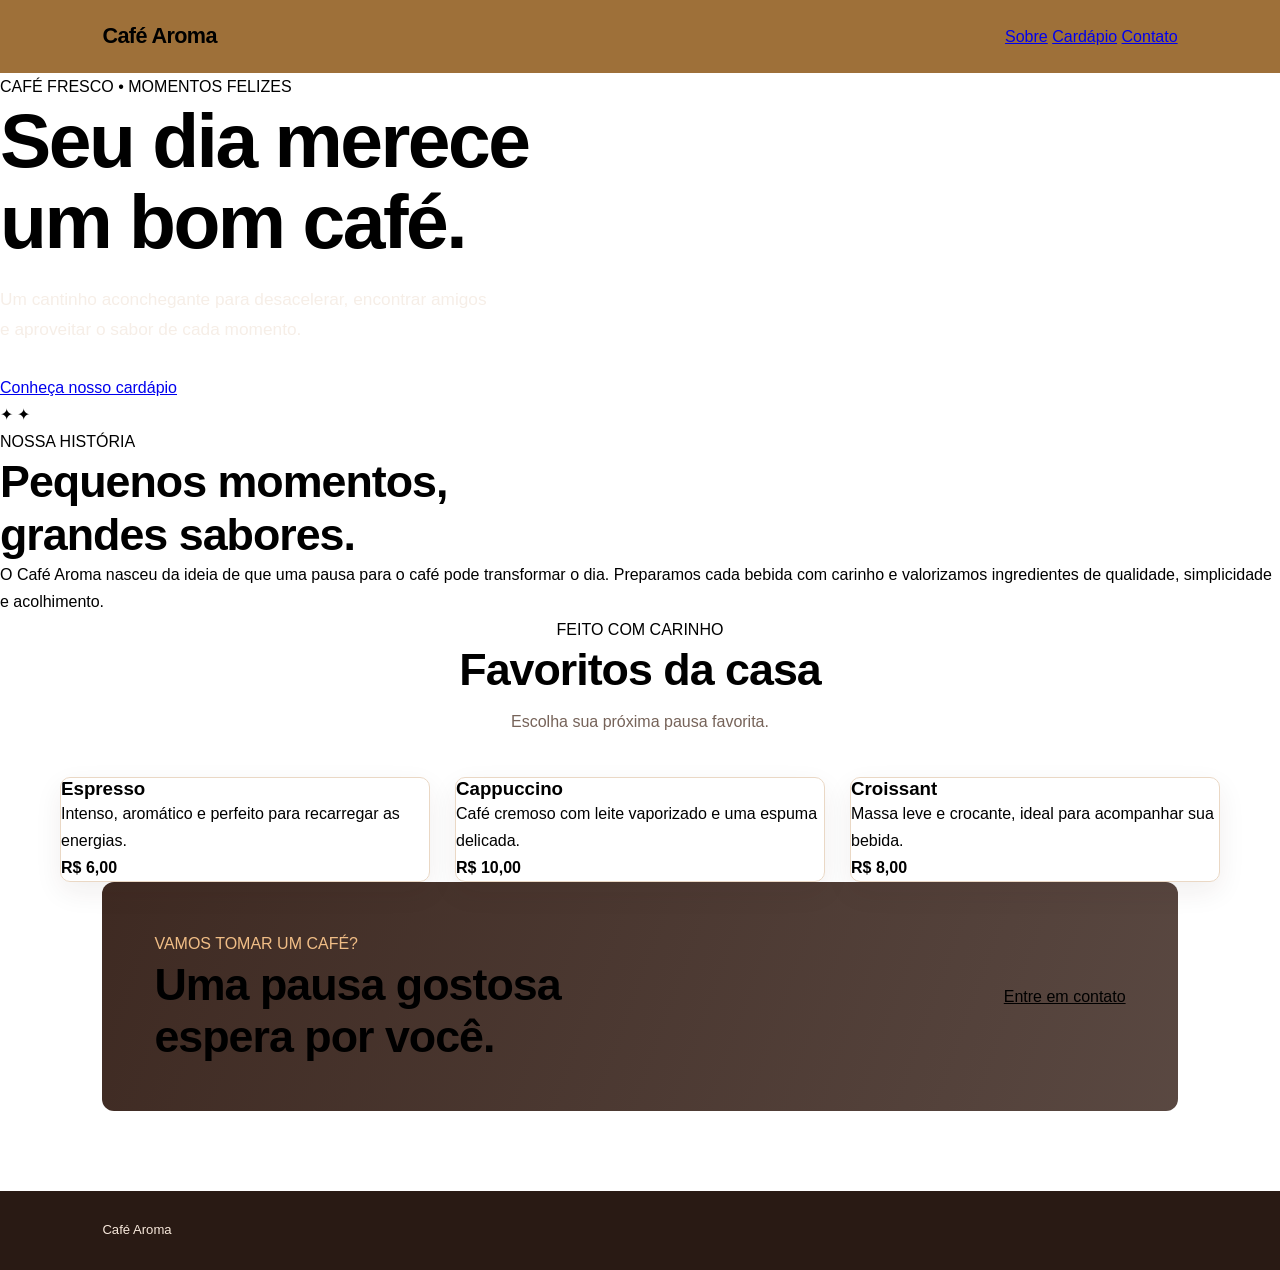
<file: atividade-css-1/index.html>
<!doctype html>
<html lang="pt-BR">
  <head>
    <meta charset="UTF-8" />
    <meta name="viewport" content="width=device-width, initial-scale=1.0" />
    <title>Café Aroma | Um momento especial</title>
    <link rel="stylesheet" href="style.css" />
  </head>
  <body>
    <header class="topo">
      <a class="logo" href="#inicio"> Café <span>Aroma</span></a>
      <nav aria-label="Menu principal">
        <a href="#sobre">Sobre</a>
        <a href="#cardapio">Cardápio</a>
        <a href="#contato">Contato</a>
      </nav>
    </header>

    <main>
      <section class="hero" id="inicio">
        <div class="hero-texto">
          <p class="etiqueta">CAFÉ FRESCO • MOMENTOS FELIZES</p>
          <h1>Seu dia merece<br /><span>um bom café.</span></h1>
          <p class="descricao">
            Um cantinho aconchegante para desacelerar, encontrar amigos e
            aproveitar o sabor de cada momento.
          </p>
          <a class="botao" href="#cardapio">Conheça nosso cardápio</a>
        </div>
        <div
          class="hero-imagem"
          role="img"
          aria-label="Ilustração de uma xícara de café"
        >
          <div class="vapor vapor-1"></div>
          <div class="vapor vapor-2"></div>
          <div class="xícara"></div>
          <div class="prato"></div>
          <span class="grao grao-1">✦</span>
          <span class="grao grao-2">✦</span>
        </div>
      </section>

      <section class="sobre secao" id="sobre">
        <div>
          <p class="etiqueta">NOSSA HISTÓRIA</p>
          <h2>Pequenos momentos,<br />grandes sabores.</h2>
        </div>
        <p>
          O Café Aroma nasceu da ideia de que uma pausa para o café pode
          transformar o dia. Preparamos cada bebida com carinho e valorizamos
          ingredientes de qualidade, simplicidade e acolhimento.
        </p>
      </section>

      <section class="cardapio secao" id="cardapio">
        <div class="titulo-secao">
          <p class="etiqueta">FEITO COM CARINHO</p>
          <h2>Favoritos da casa</h2>
          <p>Escolha sua próxima pausa favorita.</p>
        </div>
        <div class="cards">
          <article class="card">
            <div class="icone-card"></div>
            <h3>Espresso</h3>
            <p>Intenso, aromático e perfeito para recarregar as energias.</p>
            <strong>R$ 6,00</strong>
          </article>
          <article class="card destaque">
            <div class="icone-card"></div>
            <h3>Cappuccino</h3>
            <p>Café cremoso com leite vaporizado e uma espuma delicada.</p>
            <strong>R$ 10,00</strong>
          </article>
          <article class="card">
            <div class="icone-card"></div>
            <h3>Croissant</h3>
            <p>Massa leve e crocante, ideal para acompanhar sua bebida.</p>
            <strong>R$ 8,00</strong>
          </article>
        </div>
      </section>

      <section class="convite" id="contato">
        <div>
          <p class="etiqueta">VAMOS TOMAR UM CAFÉ?</p>
          <h2>Uma pausa gostosa<br />espera por você.</h2>
        </div>
        <a class="botao botao-claro" href="mailto:contato@cafearoma.com"
          >Entre em contato</a
        >
      </section>
    </main>

    <footer>
      <p>Café Aroma</p>
    </footer>
  </body>
</html>
</file>
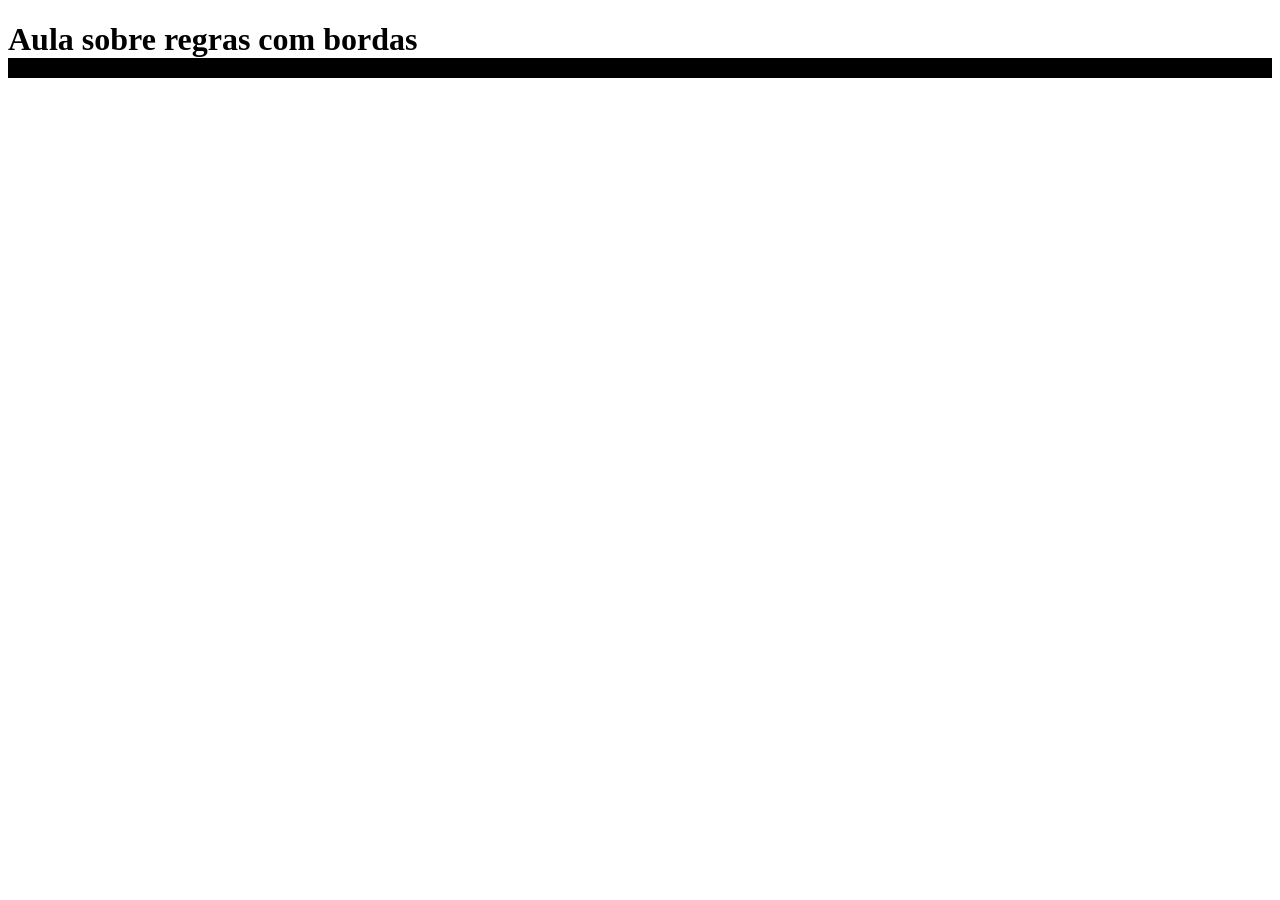
<file: bordas/index.html>
<!doctype html>
<html lang="pt-br">
  <head>
    <meta charset="UTF-8" />
    <meta name="viewport" content="width=device-width, initial-scale=1.0" />
    <title>Bordas</title>
    <style>
      h1 {
        /* border: 5px solid red; */
        /* border-top: 5px solid red;
        border-bottom: 15px solid blue;
        border-right: 30px solid green;
        border-left: 30px solid yellow; */
        /* border-width: 20px 20px 20px 20px;
        border-style: solid groove outset double;
        border-color: black red yellow green; */

        border-bottom-width: 20px;
        border-bottom-style: solid;
        border-bottom-color: black;
      }
    </style>
  </head>
  <body>
    <h1>Aula sobre regras com bordas</h1>
  </body>
</html>
</file>
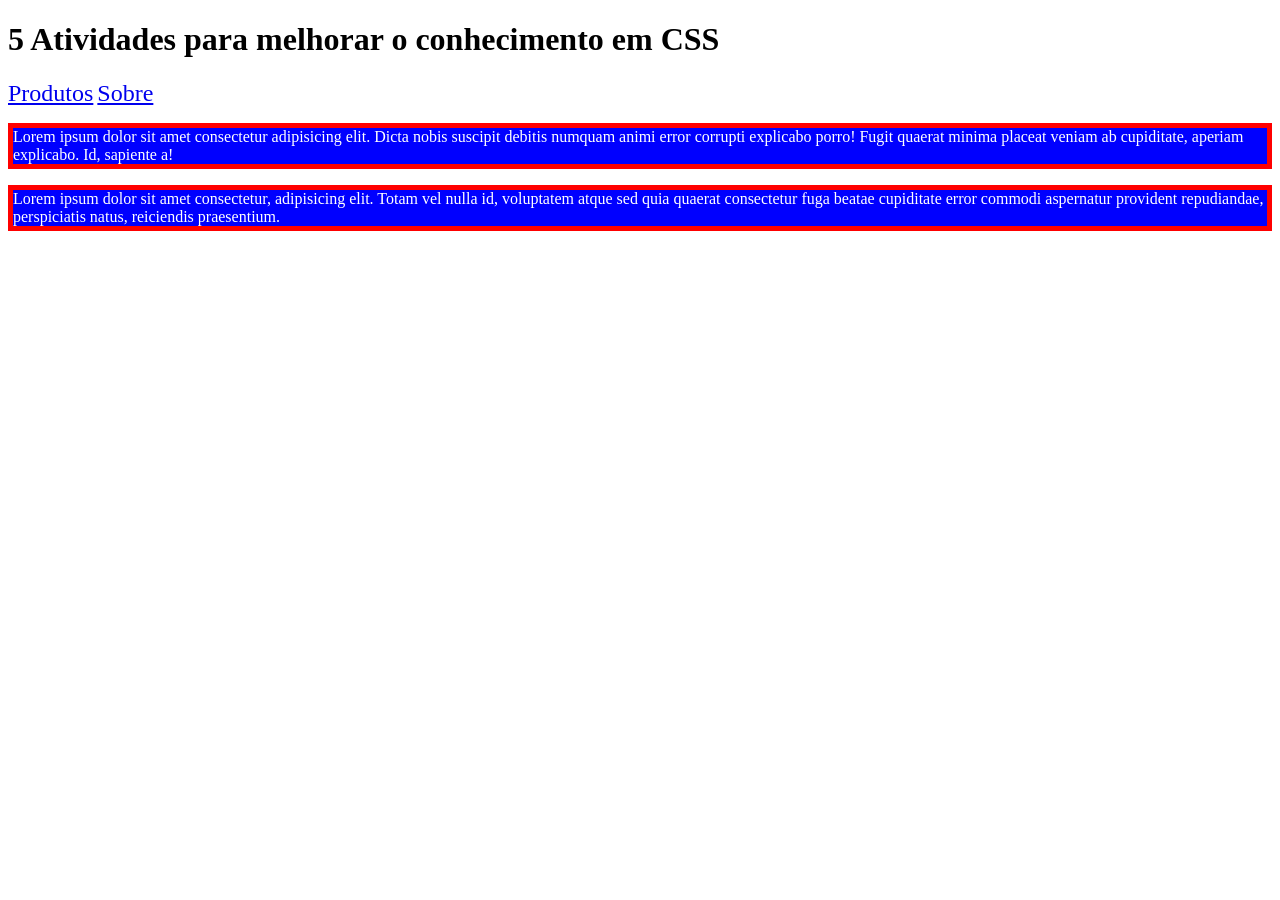
<file: conceitos/index.html>
<!doctype html>
<html lang="pt-br">
  <head>
    <meta charset="UTF-8" />
    <meta name="viewport" content="width=device-width, initial-scale=1.0" />
    <title>Conceitos</title>
    <link rel="stylesheet" href="./css/style.css" />

    <!-- CSS esternal (CSS externo) CSS internal ( CSS interno) CSS inline (CSS em
    linha)
    -->

    <style>
      p {
        border: 5px solid red;
        background-color: blue;
        color: white;
      } -->
    </style>
  </head>
  <body>
    <h1>5 Atividades para melhorar o conhecimento em CSS</h1>
    <a href="./produtos.html">Produtos</a>
    <a href="./sobre.html">Sobre</a>

    <p>
      Lorem ipsum dolor sit amet consectetur adipisicing elit. Dicta nobis
      suscipit debitis numquam animi error corrupti explicabo porro! Fugit
      quaerat minima placeat veniam ab cupiditate, aperiam explicabo. Id,
      sapiente a!
    </p>
    <p>
      Lorem ipsum dolor sit amet consectetur, adipisicing elit. Totam vel nulla
      id, voluptatem atque sed quia quaerat consectetur fuga beatae cupiditate
      error commodi aspernatur provident repudiandae, perspiciatis natus,
      reiciendis praesentium.
    </p>
  </body>
</html>
</file>
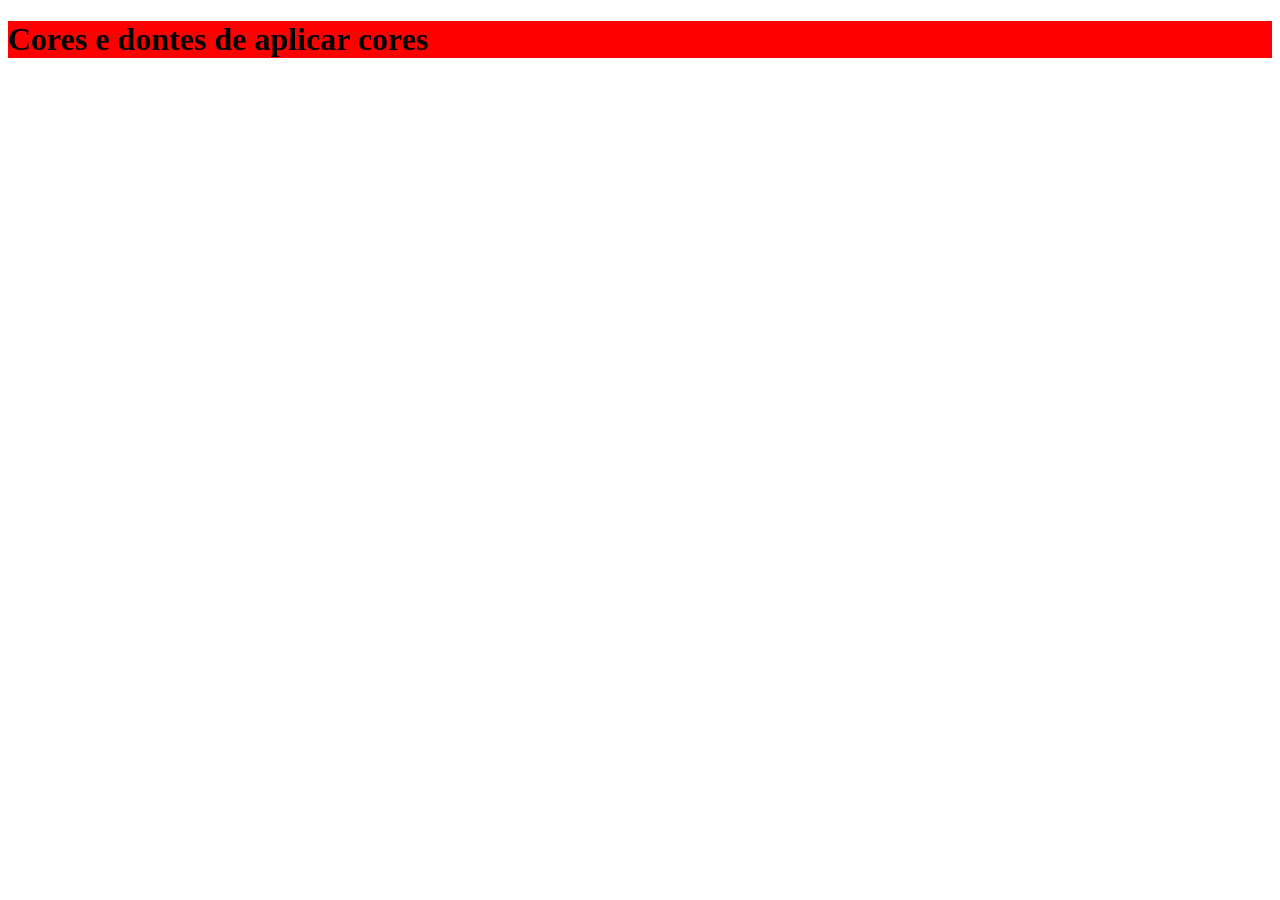
<file: cores/index.html>
<!doctype html>
<html lang="pt-br">
  <head>
    <meta charset="UTF-8" />
    <meta name="viewport" content="width=device-width, initial-scale=1.0" />
    <title>Cores</title>

    <style>
      h1 {
        background-color: rgb(255, 0, 0);
      }
    </style>
  </head>
  <body>
    <h1>Cores e dontes de aplicar cores</h1>
  </body>
</html>
</file>
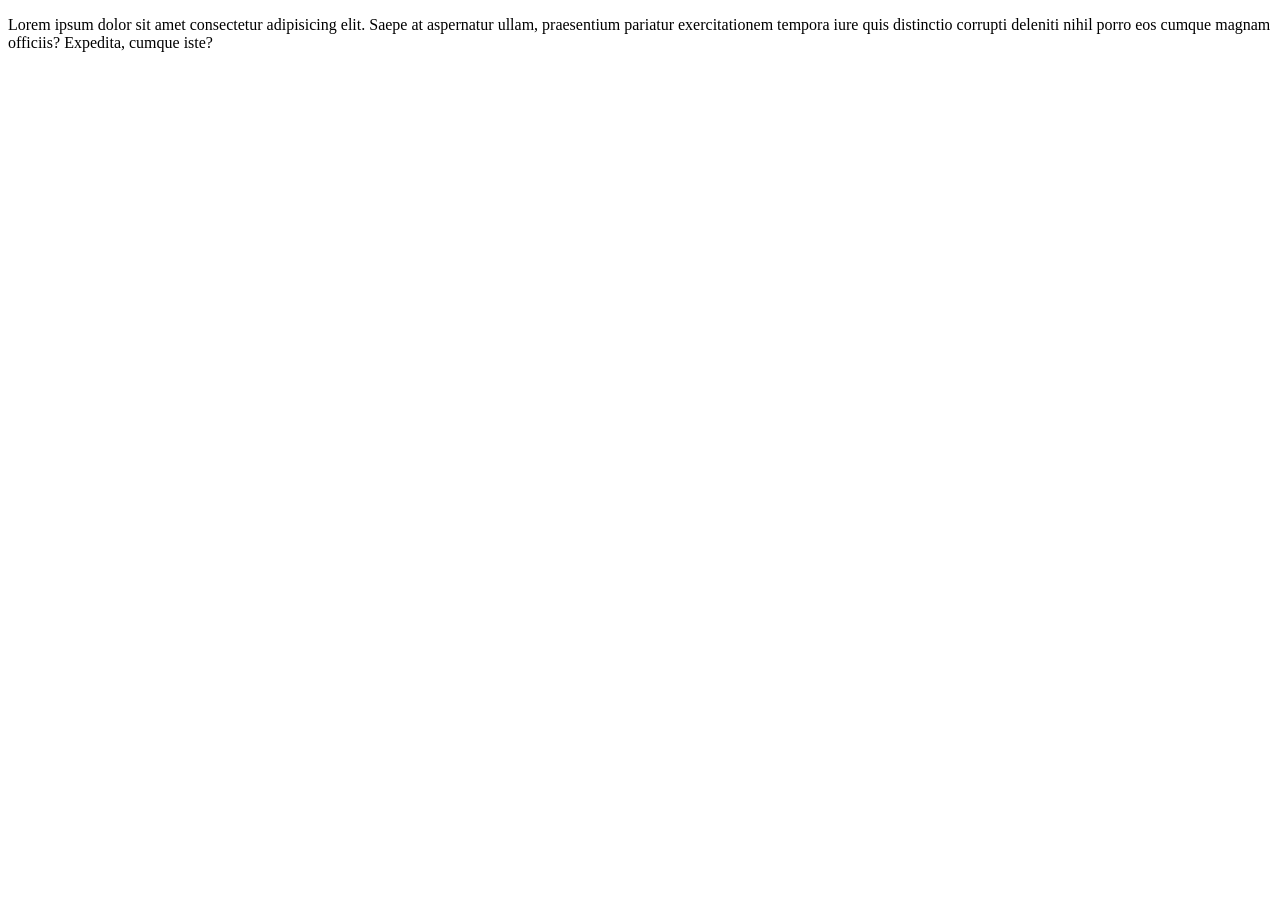
<file: estilizacao-fontes/index.html>
<!doctype html>
<html lang="pt-BR">
  <head>
    <meta charset="UTF-8" />
    <meta name="viewport" content="width=device-width, initial-scale=1.0" />
    <title>Formatações em fontes</title>

    <style>
      /* @font-face {
        font-family: "Black-ops-one";
        src: url(fontes/BlackOpsOne-Regular.ttf);
      }
      p {
        font-family: "Black-ops-one"; */
      /* } */
      /* @import url('https://fonts.googleapis.com/css2?family=Black+Ops+One&display=swap'); */

      /* html{
        font-family: "Black Ops One";system-ui;

      } */
      p {
        /* font-size: 50px; */
        /* font-weight: normal;
        font-style: normal; */
        /* text-transform: uppercase; */
        /* text-decoration: none; */
        /* line-height: 20px; */
        /* letter-spacing: 10px; */
        /* word-spacing: 50px; */
        /* text-indent: 50px; */
        /* text-align: justify; */
      }
    </style>
  </head>
  <body>
    <p>
      Lorem ipsum dolor sit amet consectetur adipisicing elit. Saepe at
      aspernatur ullam, praesentium pariatur exercitationem tempora iure quis
      distinctio corrupti deleniti nihil porro eos cumque magnam officiis?
      Expedita, cumque iste?
    </p>
  </body>
</html>
</file>
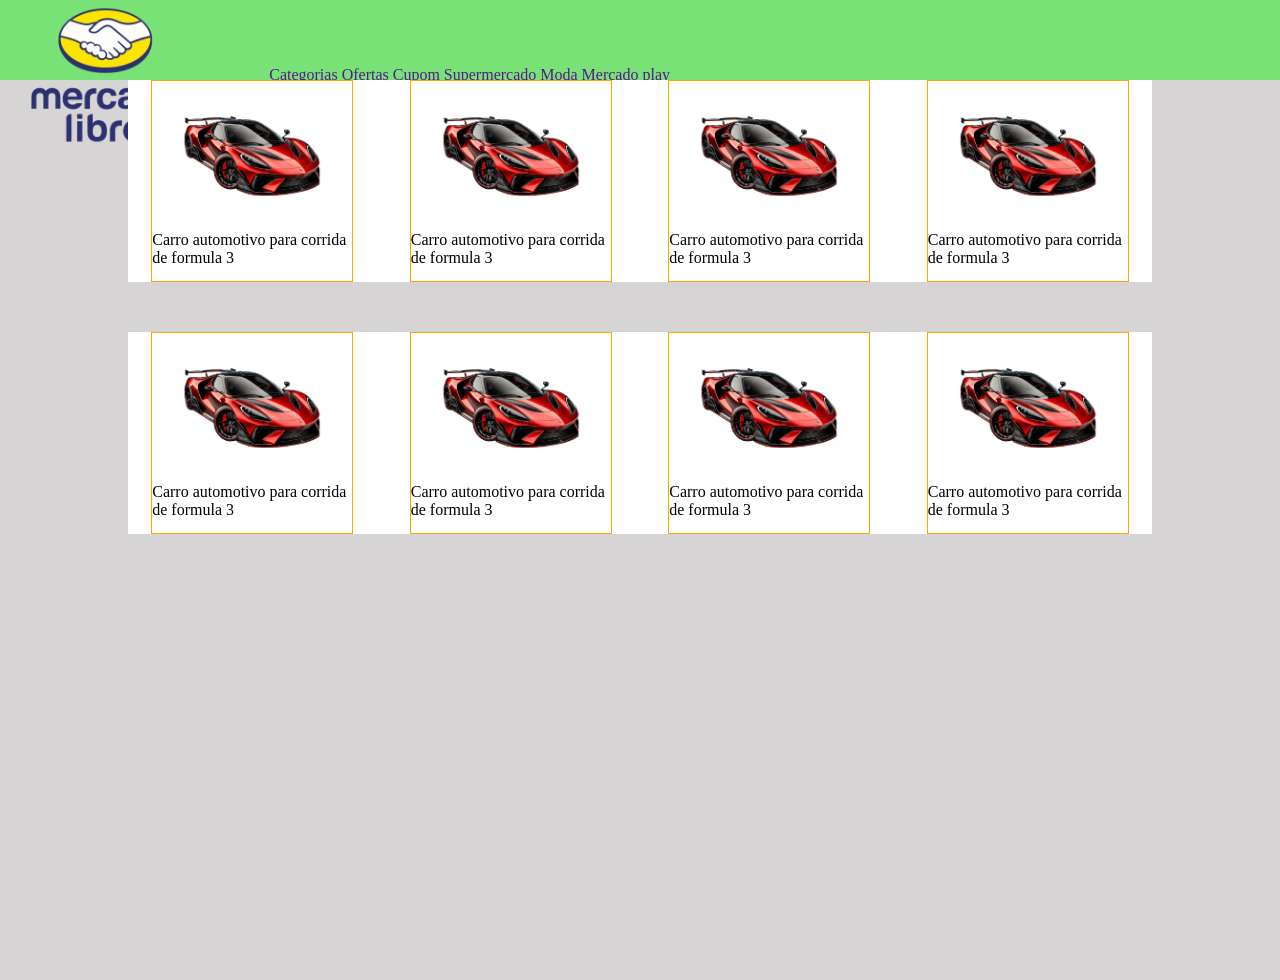
<file: flex-box/index.html>
<!doctype html>
<html lang="pt-BR">
  <head>
    <meta charset="UTF-8" />
    <meta name="viewport" content="width=device-width, initial-scale=1.0" />
    <title>Flex box</title>
    <style>
      * {
        margin: 0;
        padding: 0;
        box-shadow: none;
      }

      body {
        height: 100vh;
        background-color: rgb(214, 212, 212);
      }
      .container {
        display: flex;
        flex-direction: row;
        justify-content: space-around;
        background-color: white;
        gap: 10px;
        width: 80%;
      }
      .cards {
        border: 1px solid orange;
        height: 200px;
        width: 200px;
        display: flex;
        flex-direction: column;
        align-items: center;
      }

      .main {
        display: flex;
        gap: 50px;
        align-items: center;
        height: 100vh;
        flex-direction: column;
      }
      .img-card {
        width: 150px;
      }
      header {
        height: 80px;
        background-color: rgb(121, 226, 119);
      }

      .logo-cabeçalho {
        width: 150px;
      }

      .logo-navegacao {
        width: 50%;
        display: flex;
        flex-direction: row;
        justify-content: space-between;
        align-items: center;
        padding-left: 30px;
      }
    </style>
  </head>
  <body>
    <header>
      <div class="logo-navegacao">
        <img
          src="../img/logo-mercado-livre.png"
          alt=""
          class="logo-cabeçalho"
        />
        <div>
          <a href=""> Categorias</a>
          <a href=""> Ofertas</a>
          <a href=""> Cupom</a>
          <a href=""> Supermercado</a>
          <a href=""> Moda</a>
          <a href=""> Mercado play</a>
        </div>
      </div>
    </header>

    <div class="main">
      <div class="container">
        <div class="cards">
          <img src="../img/carro.png" alt="" class="img-card" />
          <p>Carro automotivo para corrida de formula 3</p>
        </div>
        <div class="cards">
          <img src="../img/carro.png" alt="" class="img-card" />
          <p>Carro automotivo para corrida de formula 3</p>
        </div>
        <div class="cards">
          <img src="../img/carro.png" alt="" class="img-card" />
          <p>Carro automotivo para corrida de formula 3</p>
        </div>
        <div class="cards">
          <img src="../img/carro.png" alt="" class="img-card" />
          <p>Carro automotivo para corrida de formula 3</p>
        </div>
      </div>
      <div class="container">
        <div class="cards">
          <img src="../img/carro.png" alt="" class="img-card" />
          <p>Carro automotivo para corrida de formula 3</p>
        </div>
        <div class="cards">
          <img src="../img/carro.png" alt="" class="img-card" />
          <p>Carro automotivo para corrida de formula 3</p>
        </div>
        <div class="cards">
          <img src="../img/carro.png" alt="" class="img-card" />
          <p>Carro automotivo para corrida de formula 3</p>
        </div>
        <div class="cards">
          <img src="../img/carro.png" alt="" class="img-card" />
          <p>Carro automotivo para corrida de formula 3</p>
        </div>
      </div>
    </div>
  </body>
</html>
</file>
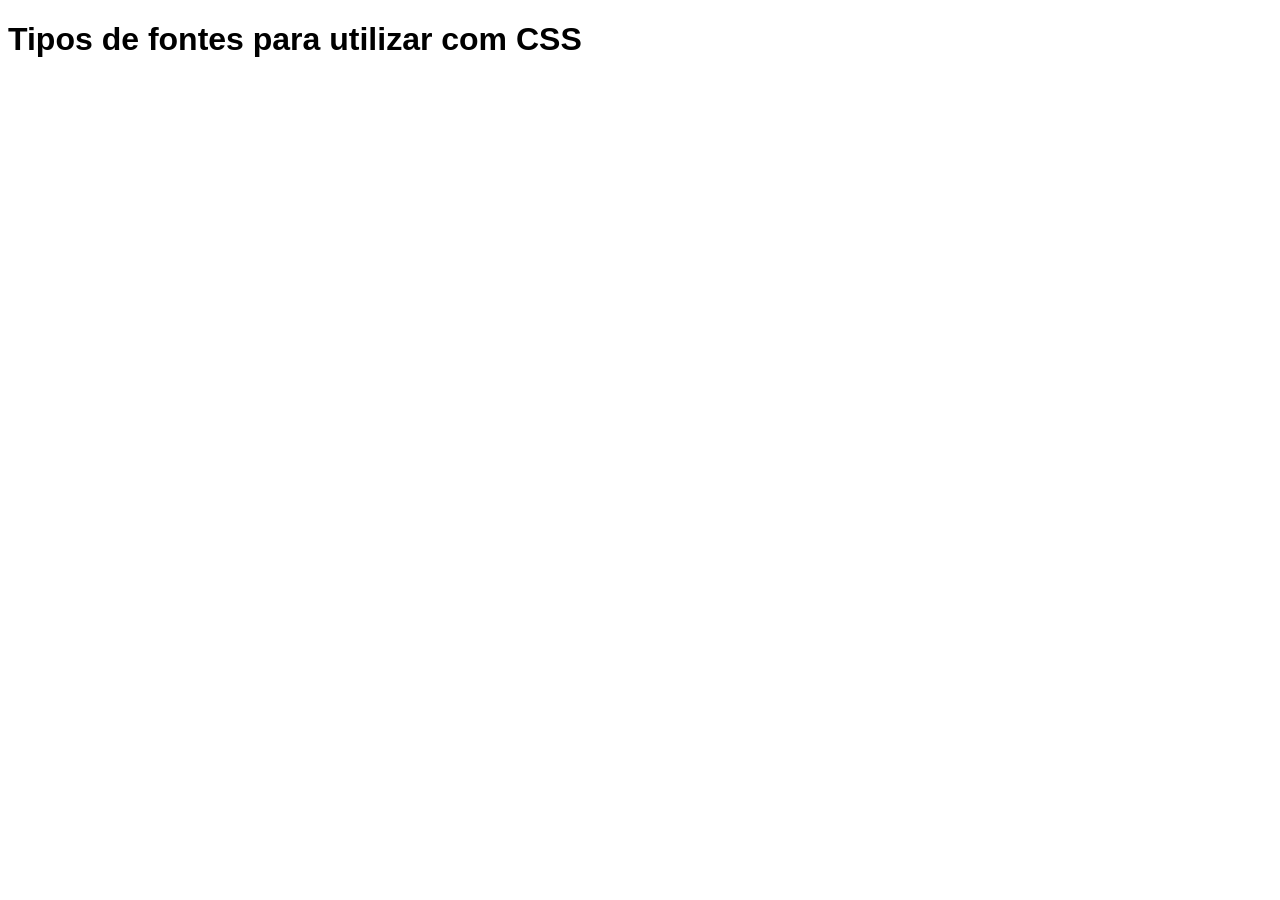
<file: fontes/index.html>
<!doctype html>
<html lang="pt-br">
  <head>
    <meta charset="UTF-8" />
    <meta name="viewport" content="width=device-width, initial-scale=1.0" />
    <title>Fontes</title>

    <style>
      h1 {
        font-family: Roboto, helvetica, sans-serif;
      }
    </style>
  </head>
  <body>
    <h1>Tipos de fontes para utilizar com CSS</h1>
  </body>
</html>
</file>
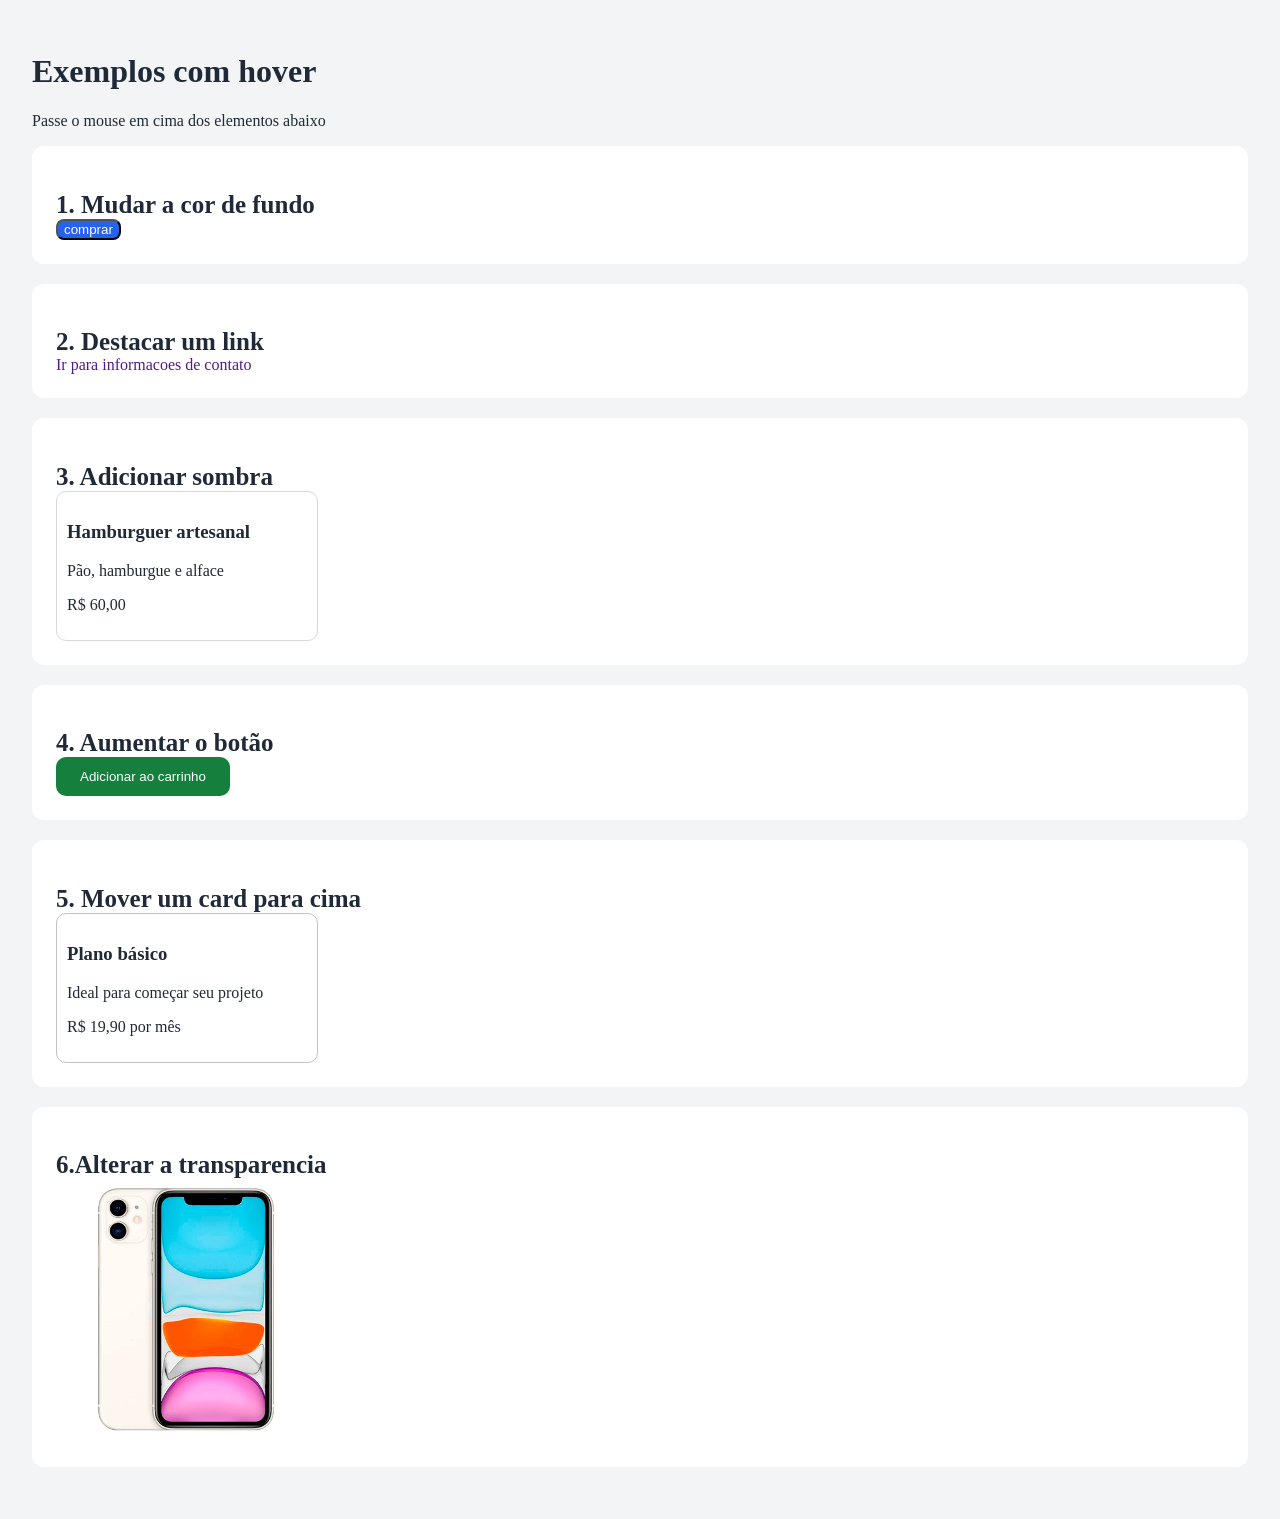
<file: hover/index.html>
<!doctype html>
<html lang="pt-BR">
  <head>
    <meta charset="UTF-8" />
    <meta name="viewport" content="width=device-width, initial-scale=1.0" />
    <title>Exemplo com hover</title>
    <style>
      body {
        margin: 0;
        padding: 32px;
        background-color: #f3f4f6;
        color: #1f2937;
      }
      section {
        background-color: white;
        padding: 24px;
        margin-bottom: 20px;
        border-radius: 12px;
      }
      h2 {
        margin-bottom: 0px;
        font-size: 25px;
      }
      button {
        cursor: pointer;
      }
      .botao-cor {
        background-color: #2563eb;
        padding: 12px, 20px;
        border-radius: 8px;
        border: nome;
        color: white;
        transition: background-color 0.3s;
      }
      .botao-cor:hover {
        background-color: #1e40af;
      }
      .link {
        text-decoration: none;
        transition: color 03s;
      }
      .link:hover {
        text-decoration: underline;
        color: blue;
      }
      .card-hamburguer {
        width: 240px;
        padding: 10px;
        border: 1px solid #d8d8d8;
        border-radius: 10px;
        cursor: pointer;
        transition: box-shadow 0.3s;
      }
      .card-hamburguer:hover {
        box-shadow: 0px 20px 50px rgb(161, 161, 161);
      }
      .botao-zoom {
        background-color: #15803d;
        padding: 12px 24px;
        border: none;
        color: white;
        border-radius: 10px;
        transition: transform 0.3s ease-in-out;
      }
      .botao-zoom:hover {
        transform: scale(1.3);
      }
      .card-movimento {
        border: 1px solid #c4c3c3;
        width: 240px;
        padding: 10px;
        border-radius: 10px;
        transition: transform 0.3s ease-in;
      }

      .card-movimento:hover {
        transform: translatey(-9px);
      }
      .imagem {
        width: 260px;
        transition: opacity 0.3s ease-in;
      }
      .imagem:hover {
        opacity: 0.3;
      }
    </style>
  </head>
  <body>
    <h1>Exemplos com hover</h1>
    <p>Passe o mouse em cima dos elementos abaixo</p>

    <section>
      <h2>1. Mudar a cor de fundo</h2>
      <button class="botao-cor">comprar</button>
    </section>
    <section>
      <h2>2. Destacar um link</h2>
      <a href="" class="link">Ir para informacoes de contato</a>
    </section>
    <section>
      <h2>3. Adicionar sombra</h2>
      <div class="card-hamburguer">
        <h3>Hamburguer artesanal</h3>
        <p>Pão, hamburgue e alface</p>
        <p>R$ 60,00</p>
      </div>
    </section>
    <section>
      <h2>4. Aumentar o botão</h2>
      <button class="botao-zoom">Adicionar ao carrinho</button>
    </section>
    <section>
      <h2>5. Mover um card para cima</h2>
      <div class="card-movimento">
        <h3>Plano básico</h3>
        <p>Ideal para começar seu projeto</p>
        <p>R$ 19,90 por mês</p>
      </div>
    </section>
    <section>
      <h2>6.Alterar a transparencia</h2>
      <img src="../img/celular1.png" alt="" class="imagem" />
    </section>
  </body>
</html>
</file>
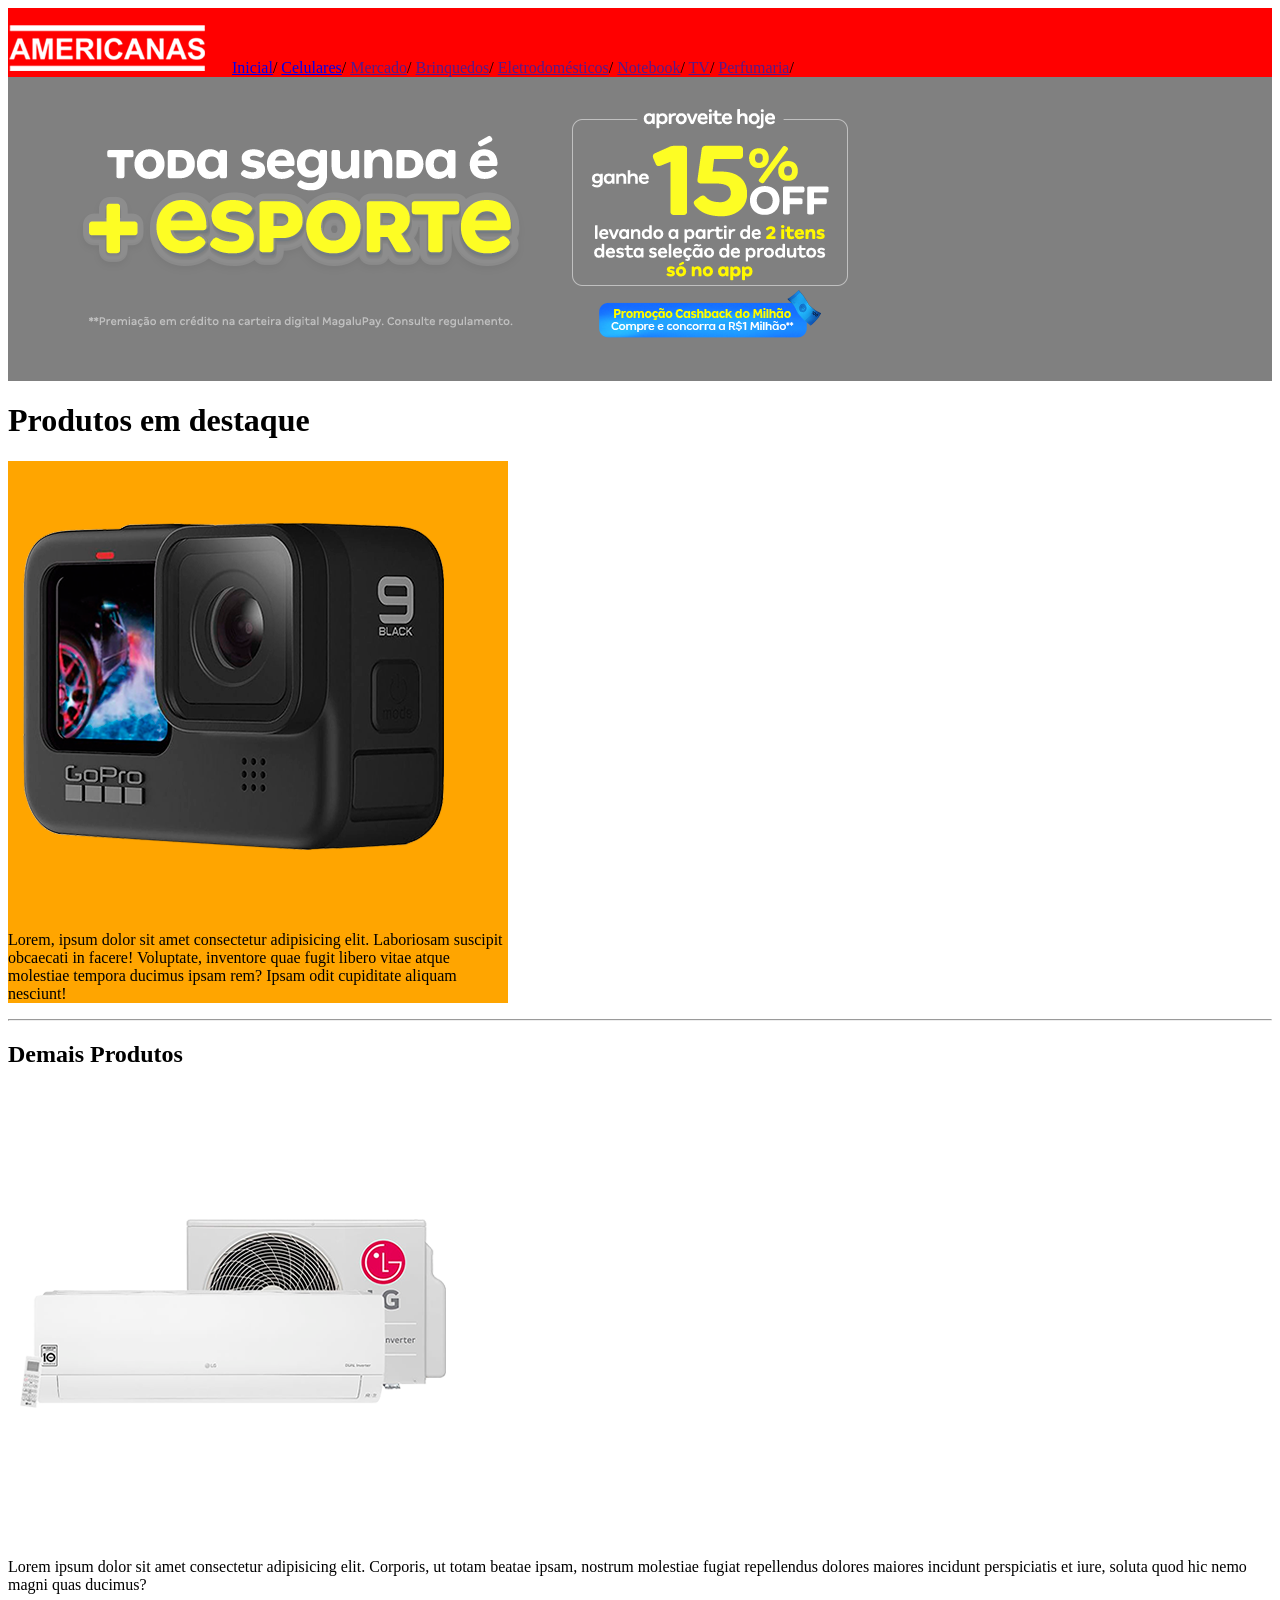
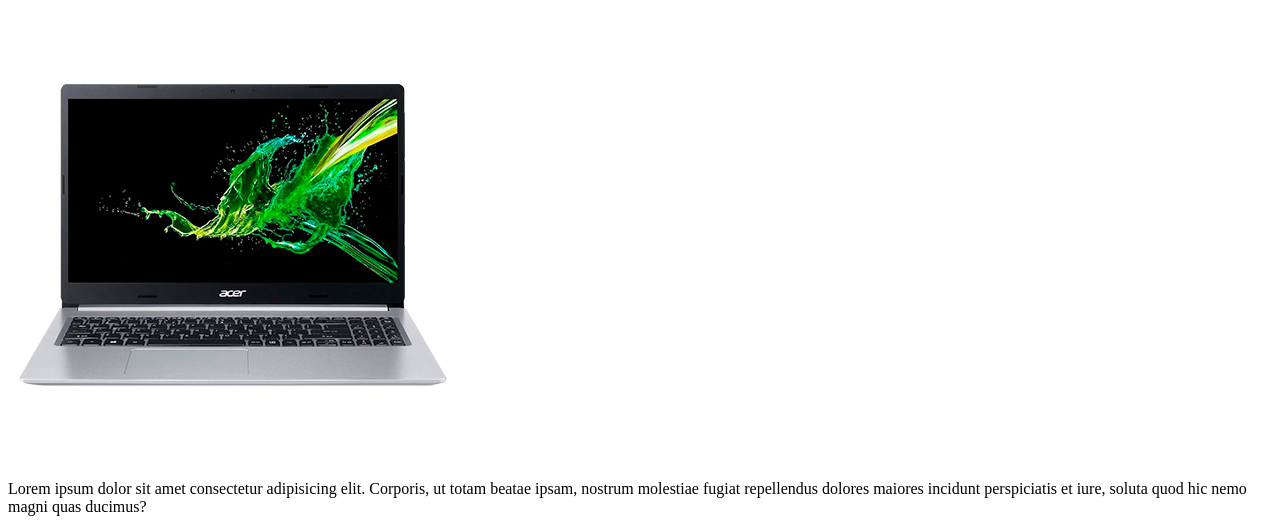
<file: ids-classes/index.html>
<!doctype html>
<html lang="pt-br">
  <head>
    <meta charset="UTF-8" />
    <meta name="viewport" content="width=device-width, initial-scale=1.0" />
    <title>IDs e classes</title>
    <link rel="stylesheet" href="./style.css" />
  </head>
  <body>
    <header id="cabecalho">
      <img src="../img/logo-americanas.png" alt="logo-americanas" />

      <a href="./index.html">Inicial</a>/
      <a href="./pagina-celulares.html">Celulares</a>/ <a href="">Mercado</a>/
      <a href="">Brinquedos</a>/ <a href="">Eletrodomésticos</a>/
      <a href="">Notebook</a>/ <a href="">TV</a>/ <a href="">Perfumaria</a>/
    </header>

    <div style="background-color: gray">
      <img src="../img/banner.png" alt="Imagem banner" />
    </div>

    <main>
      <h1>Produtos em destaque</h1>

      <div style="background-color: orange; width: 500px">
        <img src="../img/p1.png" alt="Produto-1" />
        <p>
          Lorem, ipsum dolor sit amet consectetur adipisicing elit. Laboriosam
          suscipit obcaecati in facere! Voluptate, inventore quae fugit libero
          vitae atque molestiae tempora ducimus ipsam rem? Ipsam odit cupiditate
          aliquam nesciunt!
        </p>
      </div>

      <hr />

      <h2>Demais Produtos</h2>

      <div>
        <img src="../img/p2.png" alt="Produto-2" />
        <p>
          Lorem ipsum dolor sit amet consectetur adipisicing elit. Corporis, ut
          totam beatae ipsam, nostrum molestiae fugiat repellendus dolores
          maiores incidunt perspiciatis et iure, soluta quod hic nemo magni quas
          ducimus?
        </p>
      </div>

      <div>
        <img src="../img/p3.png" alt="Produto-3" />
        <p>
          Lorem ipsum dolor sit amet consectetur adipisicing elit. Corporis, ut
          totam beatae ipsam, nostrum molestiae fugiat repellendus dolores
          maiores incidunt perspiciatis et iure, soluta quod hic nemo magni quas
          ducimus?
        </p>
      </div>
    </main>
  </body>
</html>
</file>
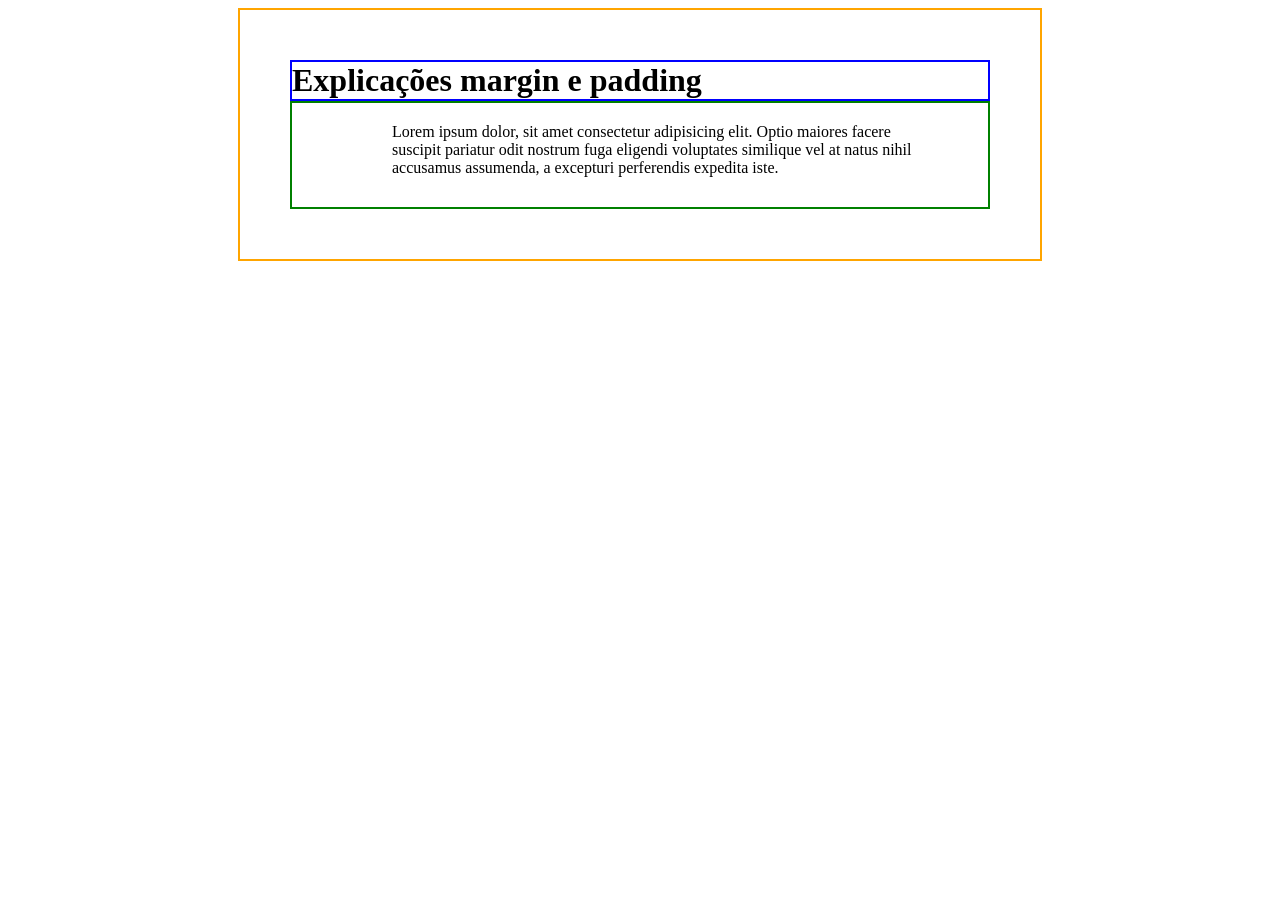
<file: margin-padding/index.html>
<!doctype html>
<html lang="pt-br">
  <head>
    <meta charset="UTF-8" />
    <meta name="viewport" content="width=device-width, initial-scale=1.0" />
    <title>Margin e padding</title>
    <style>
      div {
        border: 2px solid orange;
        width: 700px;
        padding: 50px;
        margin: 0 auto;
      }
      h1 {
        border: 2px solid blue;
        /* margin: 20px 50px 5px 1px; */
        /* margin-top: 50px; */
        /* margin-right: 30px; */
        /* margin-bottom: 100px; */
        /* margin-left: 30px; */
        margin: 0px;
      }
      p {
        border: 2px solid green;
        margin: 0px;
        padding: 20px 50px 30px 100px;
        /* padding-left: 30px; */
        /* padding-top: 30px; */
        /* padding-right: 30px; */
        /* padding-bottom: 30px; */

        /* margin - espaçamento externo
            padding - espaçamento interno */
      }
    </style>
  </head>
  <body>
    <div>
      <h1>Explicações margin e padding</h1>
      <p>
        Lorem ipsum dolor, sit amet consectetur adipisicing elit. Optio maiores
        facere suscipit pariatur odit nostrum fuga eligendi voluptates similique
        vel at natus nihil accusamus assumenda, a excepturi perferendis expedita
        iste.
      </p>
    </div>
  </body>
</html>
</file>
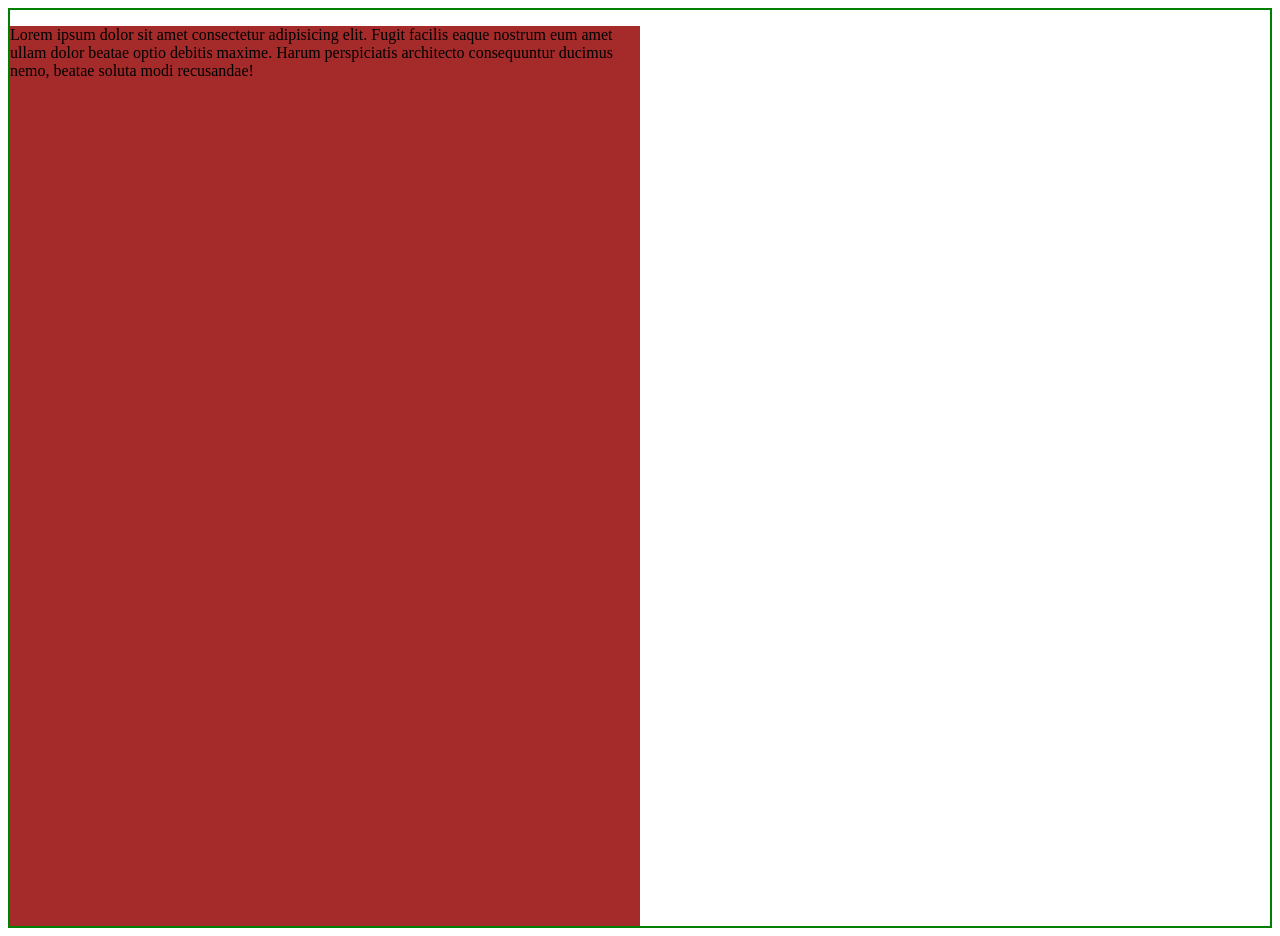
<file: unidade-medida/index.html>
<!doctype html>
<html lang="pt-BR">
  <head>
    <meta charset="UTF-8" />
    <meta name="viewport" content="width=device-width, initial-scale=1.0" />
    <title>Unidade de medida</title>
    <style>
      /* p {
            /* font-size: 1em; */
      /* font-size: ; */
      /* } */

      /* div { */
      /* font-size: 20px; */
      /* } */
      /* body { */
      /* font-size: 50px; */
      /* } */

      */ {
        margin: 0;
        padding: 0;
      }
      body {
        border: 2px solid green;
      }

      div {
        width: 50%;
        height: 100vh;
        background-color: brown;
      }
    </style>
  </head>
  <body>
    <div>
      <p>
        Lorem ipsum dolor sit amet consectetur adipisicing elit. Fugit facilis
        eaque nostrum eum amet ullam dolor beatae optio debitis maxime. Harum
        perspiciatis architecto consequuntur ducimus nemo, beatae soluta modi
        recusandae!
      </p>
    </div>
  </body>
</html>
</file>
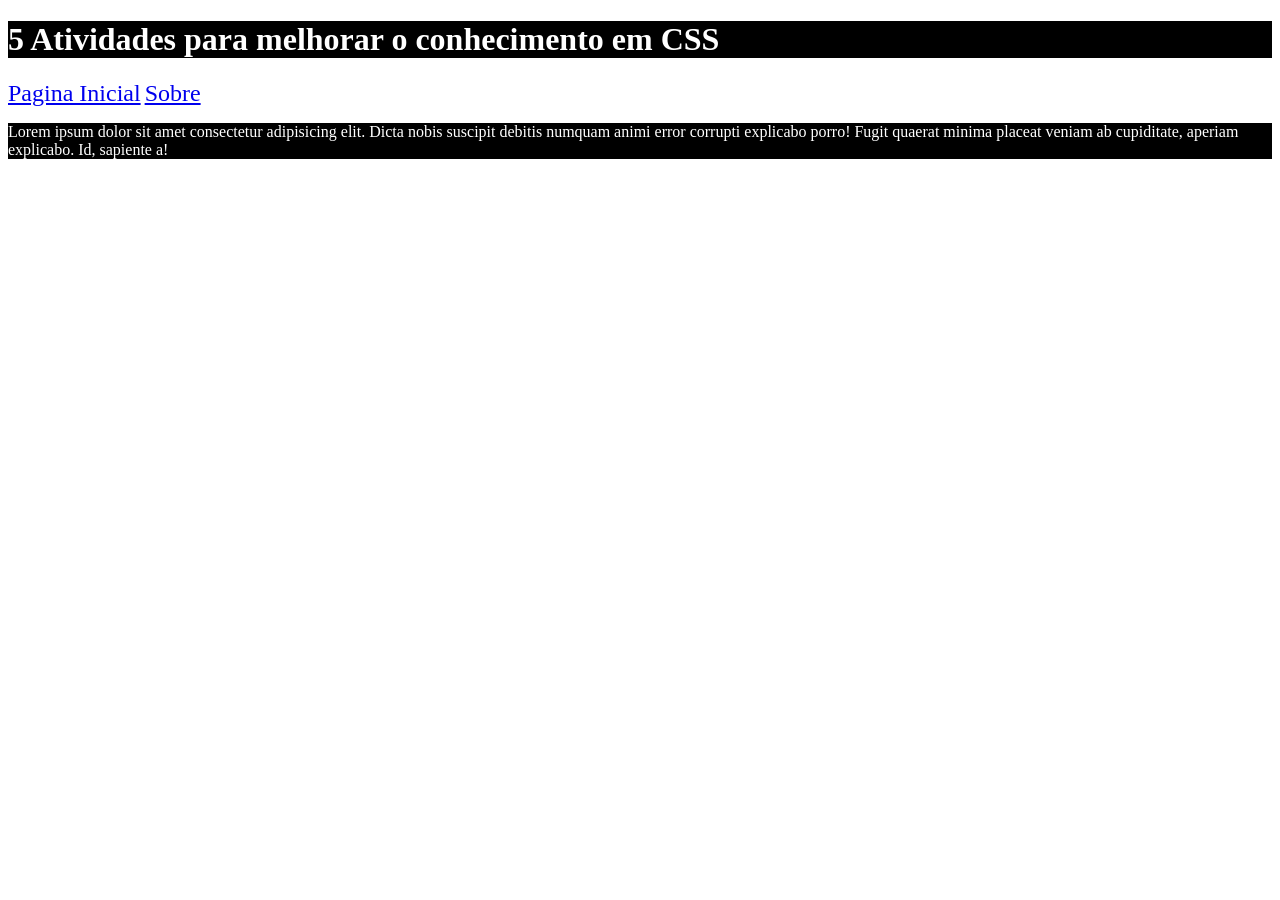
<file: conceitos/produtos.html>
<!doctype html>
<html lang="pq-br">
  <head>
    <meta charset="UTF-8" />
    <meta name="viewport" content="width=device-width, initial-scale=1.0" />
    <title>Produtos</title>
    <link rel="stylesheet" href="./css/style.css" />
  </head>
  <body>
    <h1 style="background-color: black; color: white">
      5 Atividades para melhorar o conhecimento em CSS
    </h1>
    <a href="./index.html">Pagina Inicial</a>
    <a href="./sobre.html">Sobre</a>

    <p style="background-color: black; color: white">
      Lorem ipsum dolor sit amet consectetur adipisicing elit. Dicta nobis
      suscipit debitis numquam animi error corrupti explicabo porro! Fugit
      quaerat minima placeat veniam ab cupiditate, aperiam explicabo. Id,
      sapiente a!
    </p>
  </body>
</html>
</file>
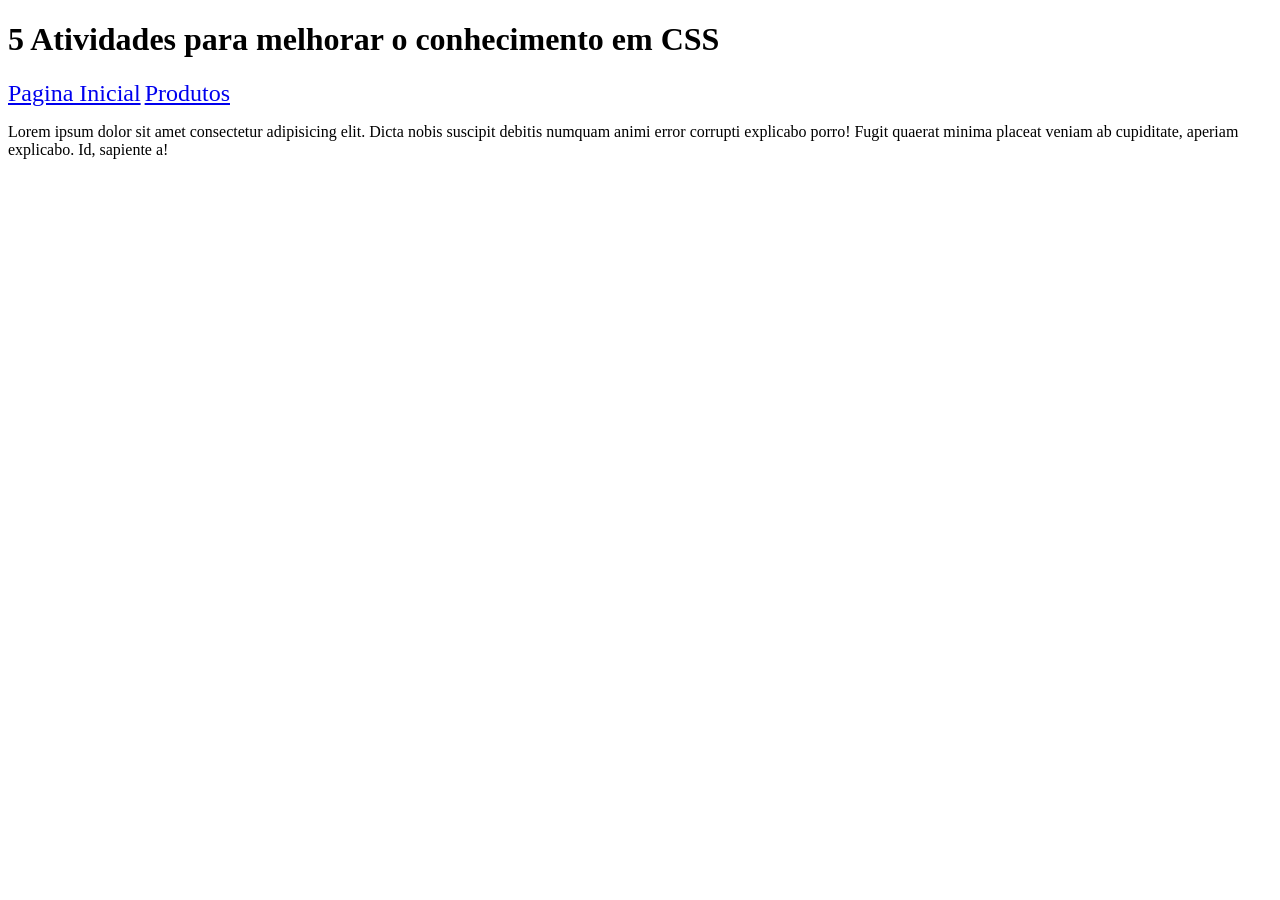
<file: conceitos/sobre.html>
<!doctype html>
<html lang="pq-br">
  <head>
    <meta charset="UTF-8" />
    <meta name="viewport" content="width=device-width, initial-scale=1.0" />
    <title>Sobre</title>
    <link rel="stylesheet" href="./css/style.css" />
  </head>
  <body>
    <h1>5 Atividades para melhorar o conhecimento em CSS</h1>
    <a href="./index.html">Pagina Inicial</a>
    <a href="./produtos.html">Produtos</a>

    <p>
      Lorem ipsum dolor sit amet consectetur adipisicing elit. Dicta nobis
      suscipit debitis numquam animi error corrupti explicabo porro! Fugit
      quaerat minima placeat veniam ab cupiditate, aperiam explicabo. Id,
      sapiente a!
    </p>
  </body>
</html>
</file>
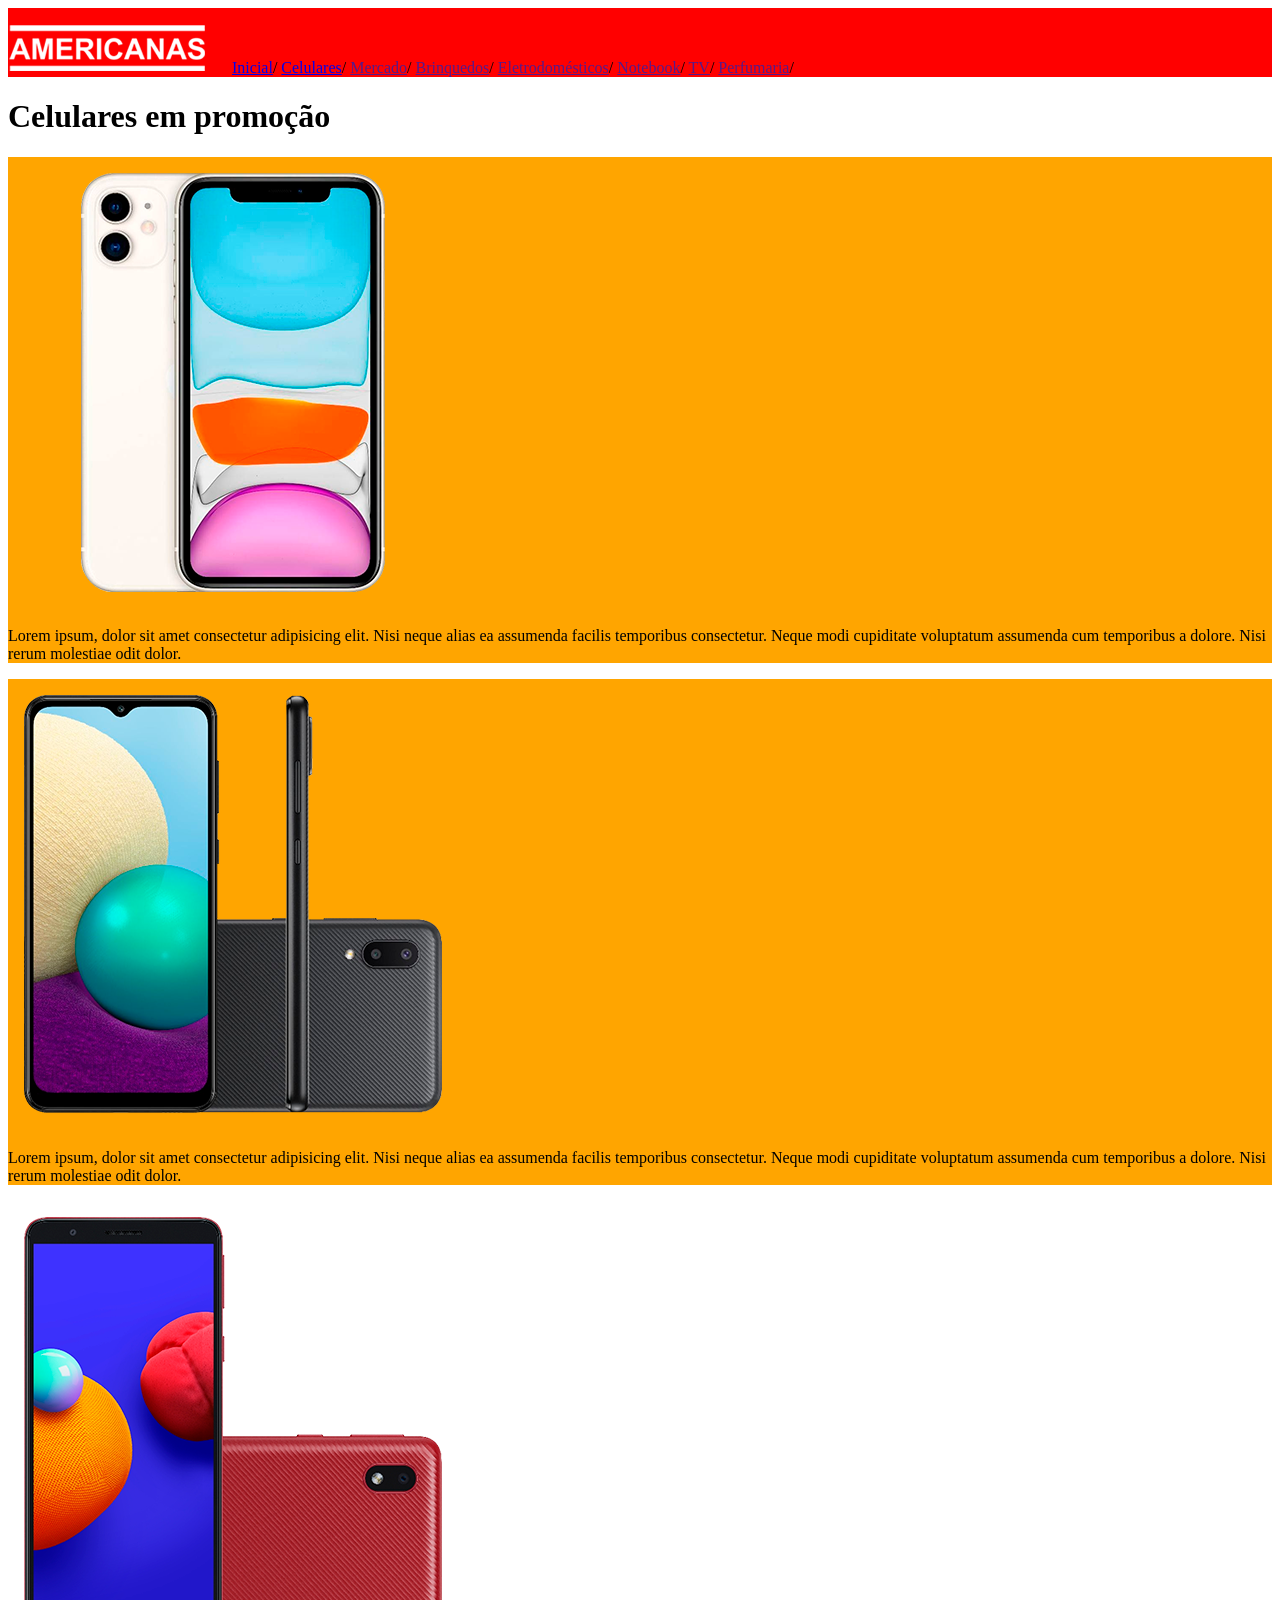
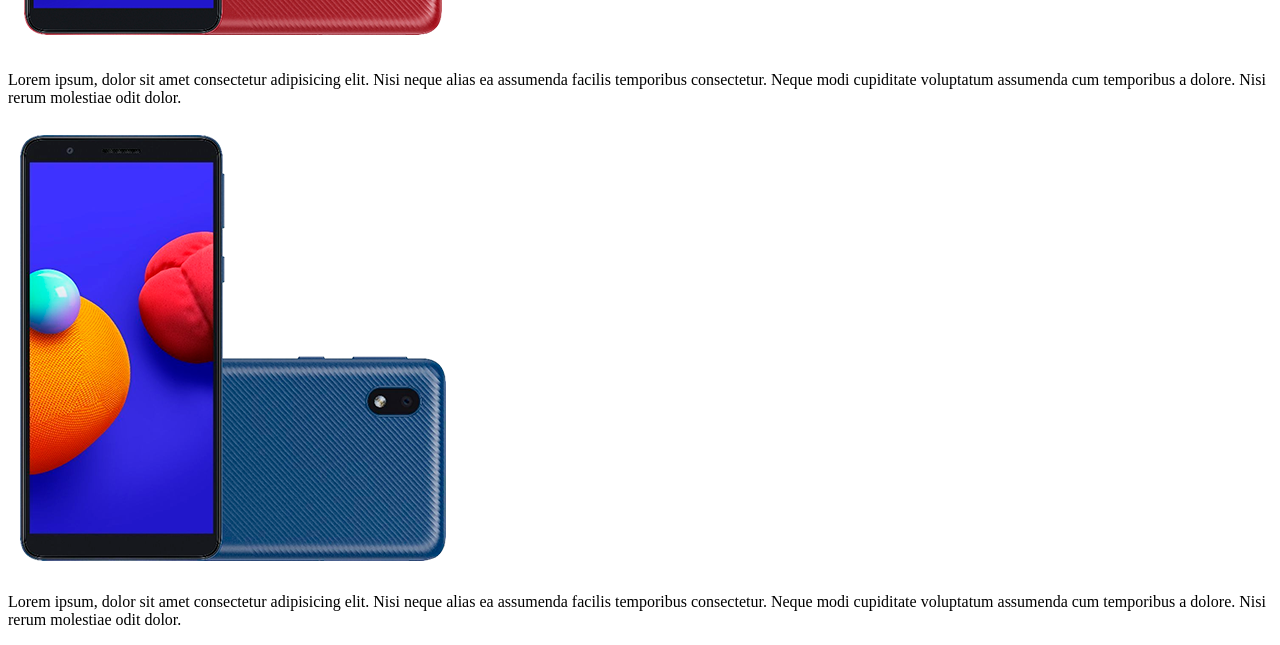
<file: ids-classes/pagina-celulares.html>
<!doctype html>
<html lang="pt-br">
  <head>
    <meta charset="UTF-8" />
    <meta name="viewport" content="width=device-width, initial-scale=1.0" />
    <title>Pagina de celulares</title>
    <link rel="stylesheet" href="./style.css" />
  </head>
  <body>
    <header id="cabecalho">
      <img src="../img/logo-americanas.png" alt="logo-americanas" />

      <a href="./index.html">Inicial</a>/
      <a href="./pagina-celulares.html">Celulares</a>/ <a href="">Mercado</a>/
      <a href="">Brinquedos</a>/ <a href="">Eletrodomésticos</a>/
      <a href="">Notebook</a>/ <a href="">TV</a>/ <a href="">Perfumaria</a>/
    </header>

    <main>
      <h1>Celulares em promoção</h1>

      <div class="produto-destaque">
        <img src="../img/celular1.png" alt="Celular-1" />

        <p>
          Lorem ipsum, dolor sit amet consectetur adipisicing elit. Nisi neque
          alias ea assumenda facilis temporibus consectetur. Neque modi
          cupiditate voluptatum assumenda cum temporibus a dolore. Nisi rerum
          molestiae odit dolor.
        </p>
      </div>

      <div class="produto-destaque">
        <img src="../img/celular2.png" alt="Celular-2" />

        <p>
          Lorem ipsum, dolor sit amet consectetur adipisicing elit. Nisi neque
          alias ea assumenda facilis temporibus consectetur. Neque modi
          cupiditate voluptatum assumenda cum temporibus a dolore. Nisi rerum
          molestiae odit dolor.
        </p>
      </div>

      <div>
        <img src="../img/celular3.png" alt="Celular-3" />

        <p>
          Lorem ipsum, dolor sit amet consectetur adipisicing elit. Nisi neque
          alias ea assumenda facilis temporibus consectetur. Neque modi
          cupiditate voluptatum assumenda cum temporibus a dolore. Nisi rerum
          molestiae odit dolor.
        </p>
      </div>

      <div>
        <img src="../img/celular4.png" alt="Celular-4" />

        <p>
          Lorem ipsum, dolor sit amet consectetur adipisicing elit. Nisi neque
          alias ea assumenda facilis temporibus consectetur. Neque modi
          cupiditate voluptatum assumenda cum temporibus a dolore. Nisi rerum
          molestiae odit dolor.
        </p>
      </div>
    </main>
  </body>
</html>
</file>
<file: atividade-css-1/style.css>
* {
  box-sizing: border-box;
  margin: 0;
  padding: 0;
}

body {
  font-family: "Segoe UI", Arial, sans-serif;
  color: var(--texto);
  background: var(--creme);
  line-height: 1.7;
}

img {
  display: block;
  width: 100%;
  height: 100%;
  object-fit: cover;
}

a {
  transition:
    color 0.2s ease,
    background 0.2s ease,
    transform 0.2s ease;
}

.topo {
  width: 100%;
  padding: 18px 8%;
  display: flex;
  justify-content: space-between;
  align-items: center;
  gap: 24px;
  background: rgba(155, 108, 51, 0.97);
  position: sticky;
  top: 0;
}

.logo {
  color: var(--marrom);
  text-decoration: none;
  font-size: 1.35rem;
  font-weight: 850;
  letter-spacing: -0.6px;
  white-space: nowrap;
}

h1,
h2,
h3 {
  color: var(--marrom);
  line-height: 1.18;
}

h1 {
  color: var(--branco);
  font-size: clamp(2.8rem, 6vw, 5rem);
  letter-spacing: -2.5px;
  line-height: 1.05;
}

.descricao {
  max-width: 490px;
  margin: 24px 0 30px;
  font-size: 1.08rem;
  color: #f6eee7;
}

.boton {
  display: inline-flex;
  align-items: center;
  gap: 16px;
  background: var(--caramelo);
  color: var(--branco);
  padding: 13px 22px;
  border: 1px solid transparent;
  border-radius: 7px;
  text-decoration: none;
  font-weight: 750;
  box-shadow: 0 8px 20px rgba(30, 18, 12, 0.12);
}
.boton:hover {
  background: var(--marrom);
  transform: translateY(-3px);
}

.selo {
  position: absolute;
  right: 9%;
  bottom: 58px;
  width: 118px;
  height: 118px;
  border: 1px solid rgba(255, 255, 255, 0.7);
  outline: 1px solid rgba(255, 255, 255, 0.35);
  outline-offset: 6px;
  border-radius: 50%;
  display: flex;
  flex-direction: column;
  justify-content: center;
  align-items: center;
  color: white;
  background: rgba(56, 35, 27, 0.38);
  line-height: 1.4;
  transform: rotate(8deg);
}

h2 {
  font-size: clamp(2rem, 3.5vw, 3rem);
  letter-spacing: -1px;
}
h2 {
  color: var(--caramelo);
}

.link-seta {
  display: inline-flex;
  align-items: center;
  gap: 12px;
  color: var(--marrom);
  font-weight: 800;
  text-decoration: none;
  border-bottom: 1px solid var(--caramelo);
  padding-bottom: 4px;
}

.cardapio {
  background: var(--bege);
}
.titulo-secao {
  text-align: center;
  margin: 0 auto 42px;
}
.titulo-secao > p:last-child {
  margin-top: 12px;
  color: #766359;
}

.cards {
  display: flex;
  justify-content: center;
  align-items: stretch;
  gap: 25px;
}
.card {
  flex: 1;
  max-width: 370px;
  min-width: 0;
  overflow: hidden;
  background: var(--branco);
  border: 1px solid #ead8c5;
  border-radius: 10px;
  box-shadow: 0 10px 28px rgba(56, 35, 27, 0.07);
}

.card-imagem {
  height: 235px;
  position: relative;
  overflow: hidden;
  background: #e5d2bd;
}

.tag {
  position: absolute;
  left: 16px;
  top: 16px;
  padding: 5px 11px;
  border-radius: 4px;
  color: var(--marrom);
  background: var(--creme);
  font-size: 0.73rem;
  font-weight: 800;
  letter-spacing: 0.3px;
}

.pedido {
  display: flex;
  justify-content: space-between;
  align-items: center;
  padding-top: 13px;
  border-top: 1px solid #eee2d6;
  color: var(--marrom);
  text-decoration: none;
  font-weight: 800;
  font-size: 0.88rem;
}
.pedido span {
  color: var(--caramelo);
  font-size: 1.2rem;
}
.pedido:hover {
  color: var(--caramelo);
}
.aviso-precos {
  text-align: center;
  font-size: 0.78rem;
  color: #857165;
  margin-top: 24px;
}

/* Seção do ambiente com fotografia */
.ambiente {
  display: flex;
  align-items: center;
  gap: 7%;
  background: var(--creme);
}
.ambiente-texto {
  flex: 1;
}
.ambiente-texto > p:not(.etiqueta) {
  margin: 20px 0 26px;
  max-width: 430px;
}
.ambiente-foto {
  flex: 1.15;
  height: 370px;
}
.ambiente-foto img {
  border-radius: 8px;
  box-shadow: var(--sombra);
}

/* Contato */
.convite {
  margin: 0 8% 80px;
  padding: 48px 52px;
  display: flex;
  align-items: center;
  justify-content: space-between;
  gap: 30px;
  color: var(--branco);
  background:
    linear-gradient(110deg, rgba(56, 35, 27, 0.97), rgba(56, 35, 27, 0.83)),
    url("https://images.unsplash.com/photo-1442512595331-e89e73853f31?auto=format&fit=crop&w=1400&q=80")
      center/cover;
  border-radius: 12px;
}
.convite h2 {
  color: var(--branco);
}
.convite .etiqueta {
  color: #f0bd86;
}
.convite > div > p:last-child {
  margin-top: 14px;
  color: #f2e7df;
}
.botao-claro {
  background: var(--creme);
  color: var(--marrom);
  white-space: nowrap;
}
.botao-claro:hover {
  background: var(--caramelo);
  color: var(--branco);
}

footer {
  padding: 28px 8%;
  display: flex;
  justify-content: space-between;
  align-items: center;
  flex-wrap: wrap;
  gap: 18px;
  color: #f8e9dc;
  background: #291a14;
  font-size: 0.82rem;
}
.logo-rodape {
  color: var(--creme);
  font-size: 1.1rem;
}
.voltar-topo {
  color: #f0bd86;
  text-decoration: none;
  font-weight: 700;
}
.voltar-topo:hover {
  color: white;
}

/* Layout adaptável para tablets e celulares */
@media (max-width: 900px) {
  .topo {
    padding-left: 5%;
    padding-right: 5%;
  }
  .hero,
  .secao {
    padding-left: 6%;
    padding-right: 6%;
  }
  .sobre {
    gap: 5%;
  }
  .sobre-imagem {
    height: 330px;
  }
  .cards {
    gap: 16px;
  }
  .card-imagem {
    height: 190px;
  }
  .card-conteudo {
    padding: 18px;
  }
  .convite {
    margin-left: 6%;
    margin-right: 6%;
  }
}

@media (max-width: 680px) {
  .topo {
    position: static;
    flex-direction: column;
    padding: 18px 5%;
  }
  nav {
    justify-content: center;
    gap: 14px 20px;
  }
  nav a {
    font-size: 0.88rem;
  }
  .hero {
    min-height: 540px;
    padding-top: 75px;
    padding-bottom: 90px;
    background-position: 60% center;
  }
  .hero-overlay {
    background: linear-gradient(
      90deg,
      rgba(31, 19, 14, 0.88),
      rgba(31, 19, 14, 0.52)
    );
  }
  h1 {
    font-size: clamp(2.7rem, 12vw, 4rem);
  }
  .descricao {
    font-size: 1rem;
  }
  .selo {
    width: 88px;
    height: 88px;
    right: 9%;
    bottom: 25px;
  }
  .selo span {
    font-size: 0.55rem;
  }
  .selo strong {
    font-size: 0.75rem;
  }
  .secao {
    padding: 65px 6%;
  }
  .sobre,
  .ambiente {
    flex-direction: column;
    align-items: stretch;
    gap: 35px;
  }
  .sobre-imagem,
  .ambiente-foto {
    width: 100%;
    height: 280px;
  }
  .sobre-imagem img {
    border-top-right-radius: 55px;
  }
  .cards {
    flex-direction: column;
    align-items: center;
  }
  .card {
    width: 100%;
    max-width: 440px;
  }
  .card-imagem {
    height: 240px;
  }
  .card-conteudo p {
    min-height: 0;
  }
  .convite {
    margin: 0 6% 55px;
    padding: 32px 25px;
    flex-direction: column;
    align-items: flex-start;
  }
  footer {
    flex-direction: column;
    text-align: center;
  }
}

@media (prefers-reduced-motion: reduce) {
  html {
    scroll-behavior: auto;
  }
  *,
  *::before,
  *::after {
    transition-duration: 0.01ms !important;
  }
}
</file>
<file: conceitos/css/style.css>
a {
  font-size: x-large;
}
</file>
<file: ids-classes/style.css>
#cabecalho {
  background-color: red;
}
.produto-destaque {
  background-color: orange;
}
</file>
